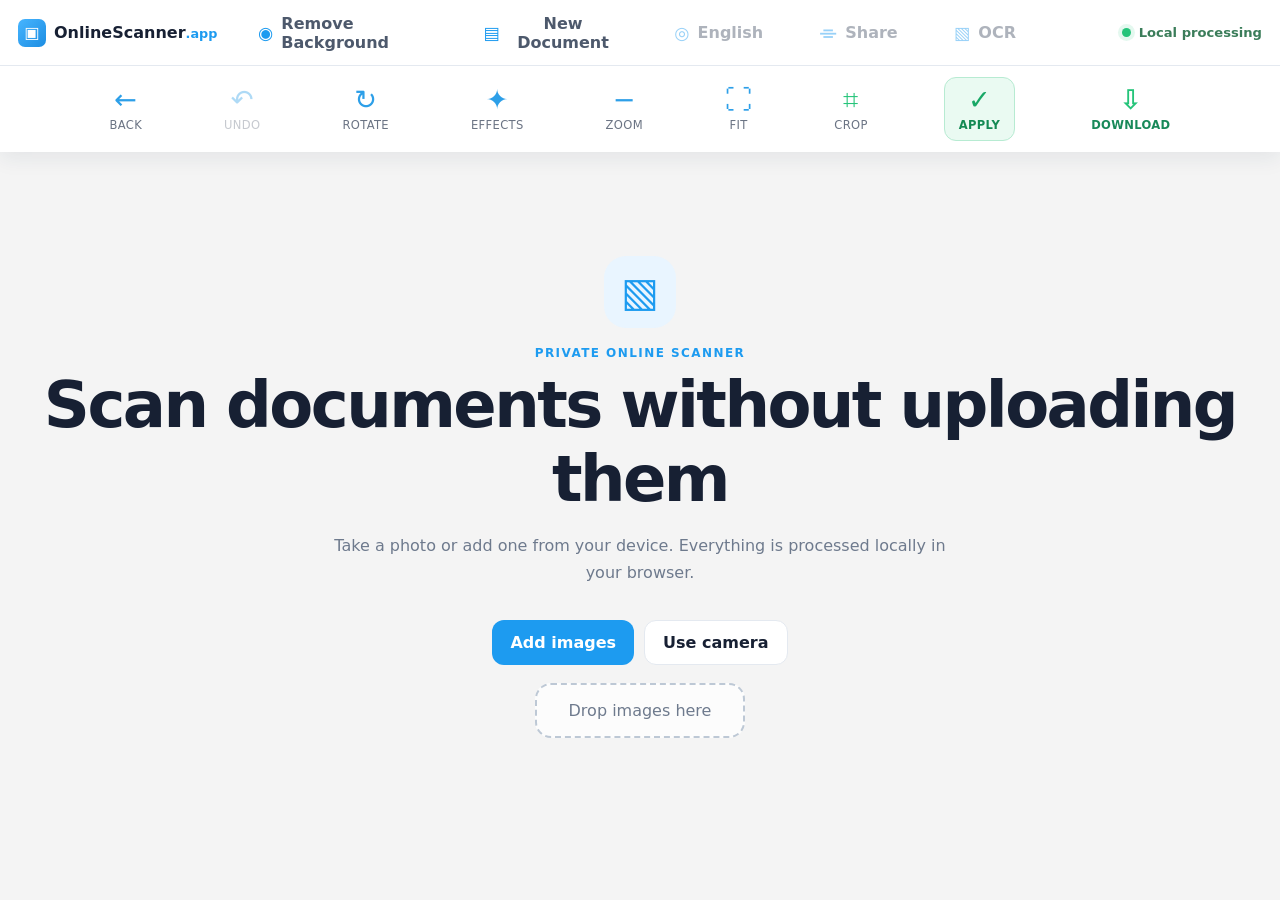
<file: index.html>
<!doctype html>
<html lang="en">
<head>
  <meta charset="utf-8">
  <meta name="viewport" content="width=device-width,initial-scale=1,viewport-fit=cover">
  <meta name="theme-color" content="#f7f9fc">
  <meta name="robots" content="noindex,nofollow,noarchive,nosnippet">
  <meta name="description" content="A private online document scanner that processes files locally in your browser.">
  <title>Private Online Scanner</title>
  <link rel="stylesheet" href="./assets/css/app.css">
</head>
<body>
  <div class="app-shell">
    <header class="topbar">
      <a class="brand" href="./" aria-label="Online Scanner home">
        <span class="brand-icon">▣</span>
        <span>OnlineScanner<span class="brand-dot">.app</span></span>
      </a>

      <nav class="top-actions" aria-label="Document actions">
        <a class="top-action tool-link" href="./background-remover.html"><span class="top-action-icon">◉</span><span>Remove Background</span></a>
        <button id="newDocumentButton" class="top-action" type="button">
          <span class="top-action-icon">▤</span><span>New Document</span>
        </button>
        <button class="top-action" type="button" disabled title="Coming later">
          <span class="top-action-icon">◎</span><span>English</span>
        </button>
        <button class="top-action" type="button" disabled title="Coming later">
          <span class="top-action-icon">⌯</span><span>Share</span>
        </button>
        <button class="top-action" type="button" disabled title="Coming later">
          <span class="top-action-icon">▧</span><span>OCR</span>
        </button>
      </nav>

      <div class="privacy-state">
        <span class="privacy-dot"></span>
        <span>Local processing</span>
      </div>
    </header>

    <section class="tool-strip" aria-label="Scanner toolbar">
      <button id="backButton" class="tool-button" type="button">
        <span class="tool-icon">←</span><span>Back</span>
      </button>
      <button id="undoButton" class="tool-button" type="button" disabled>
        <span class="tool-icon">↶</span><span>Undo</span>
      </button>
      <button id="rotateButton" class="tool-button" type="button">
        <span class="tool-icon">↻</span><span>Rotate</span>
      </button>
      <button id="adjustButton" class="tool-button" type="button">
        <span class="tool-icon">✦</span><span>Effects</span>
      </button>
      <button id="zoomOutButton" class="tool-button" type="button">
        <span class="tool-icon">−</span><span>Zoom</span>
      </button>
      <button id="fitButton" class="tool-button" type="button">
        <span class="tool-icon">⛶</span><span>Fit</span>
      </button>
      <button id="cropButton" class="tool-button active" type="button">
        <span class="tool-icon">⌗</span><span>Crop</span>
      </button>
      <button id="applyCropButton" class="tool-button commit-action" type="button">
        <span class="tool-icon">✓</span><span>Apply</span>
      </button>
      <button id="downloadButton" class="tool-button accent" type="button">
        <span class="tool-icon">⇩</span><span>Download</span>
      </button>
    </section>

    <main class="workspace">
      <section id="emptyState" class="empty-state">
        <div class="empty-icon">▧</div>
        <p class="eyebrow">PRIVATE ONLINE SCANNER</p>
        <h1>Scan documents without uploading them</h1>
        <p>Take a photo or add one from your device. Everything is processed locally in your browser.</p>
        <div class="empty-actions">
          <label class="primary-button">
            <input id="fileInput" type="file" accept="image/*" multiple hidden>
            Add images
          </label>
          <label class="secondary-button">
            <input id="cameraInput" type="file" accept="image/*" capture="environment" hidden>
            Use camera
          </label>
        </div>
        <div id="dropZone" class="drop-zone" tabindex="0">Drop images here</div>
      </section>

      <section id="editorStage" class="editor-stage hidden">
        <div class="stage-viewport" id="stageViewport">
          <canvas id="editorCanvas"></canvas>
          <div class="zoom-indicator" id="zoomIndicator">100%</div>

          <div id="nextActions" class="next-actions hidden" aria-label="Choose next action">
            <button id="nextCropButton" type="button">
              <span>⌗</span>
              <strong>Crop</strong>
            </button>
            <button id="nextEffectsButton" type="button">
              <span>✦</span>
              <strong>Effects</strong>
            </button>
            <button id="nextRotateButton" type="button">
              <span>↻</span>
              <strong>Rotate</strong>
            </button>
            <button id="nextDownloadButton" class="primary" type="button">
              <span>⇩</span>
              <strong>Download</strong>
            </button>
          </div>
        </div>

        <aside id="adjustPanel" class="adjust-panel hidden">
          <div class="panel-head">
            <div>
              <small>DOCUMENT EFFECTS</small>
              <h2>Effects</h2>
            </div>
            <button id="closeAdjustButton" type="button" aria-label="Close adjustments">×</button>
          </div>

          <div class="effects-grid" id="effectsGrid" role="group" aria-label="Document effects">
            <button class="effect-option active" type="button" data-effect="original">
              <span class="effect-preview effect-original"></span>
              <strong>Original</strong>
            </button>
            <button class="effect-option" type="button" data-effect="better">
              <span class="effect-preview effect-better"></span>
              <strong>Better</strong>
            </button>
            <button class="effect-option" type="button" data-effect="super">
              <span class="effect-preview effect-super"></span>
              <strong>Super</strong>
            </button>
            <button class="effect-option" type="button" data-effect="simple">
              <span class="effect-preview effect-simple"></span>
              <strong>Simple</strong>
            </button>
            <button class="effect-option" type="button" data-effect="bw">
              <span class="effect-preview effect-bw"></span>
              <strong>B &amp; W</strong>
            </button>
          </div>

          <label>
            Brightness
            <input id="brightnessRange" type="range" min="-50" max="50" value="0">
          </label>

          <label>
            Contrast
            <input id="contrastRange" type="range" min="-50" max="80" value="0">
          </label>

          <label>
            Sharpness
            <input id="sharpnessRange" type="range" min="0" max="3" step=".1" value="0">
          </label>

          <div class="panel-action-grid">
            <button id="resetAdjustButton" class="panel-button" type="button">Reset</button>
            <button id="applyAdjustButton" class="panel-button panel-button-primary" type="button">Apply effect</button>
          </div>
        </aside>
      </section>
    </main>

    <section id="pageRail" class="page-rail hidden">
      <button id="railToggle" class="rail-toggle" type="button" aria-label="Toggle page thumbnails">⌃</button>
      <div class="rail-inner">
        <button id="addPageButton" class="add-page-button" type="button">
          <span>＋</span>
          <small>Add page</small>
        </button>
        <div id="thumbnailList" class="thumbnail-list"></div>
      </div>
    </section>
  </div>

  <dialog id="exportDialog" class="export-dialog">
    <form method="dialog">
      <div class="dialog-head">
        <div>
          <small>EXPORT</small>
          <h2>Download scan</h2>
        </div>
        <button value="cancel" aria-label="Close">×</button>
      </div>

      <label>
        File type
        <select id="exportType">
          <option value="jpeg">JPG</option>
          <option value="png">PNG</option>
        </select>
      </label>

      <label>
        Quality
        <input id="exportQuality" type="range" min="60" max="100" value="92">
      </label>

      <div class="dialog-actions">
        <button value="cancel" class="secondary-button" type="submit">Cancel</button>
        <button id="confirmExportButton" class="primary-button" type="button">Download</button>
      </div>
    </form>
  </dialog>

  <script type="module" src="./assets/js/app.js?v=background-tools-v1"></script>
</body>
</html>
</file>
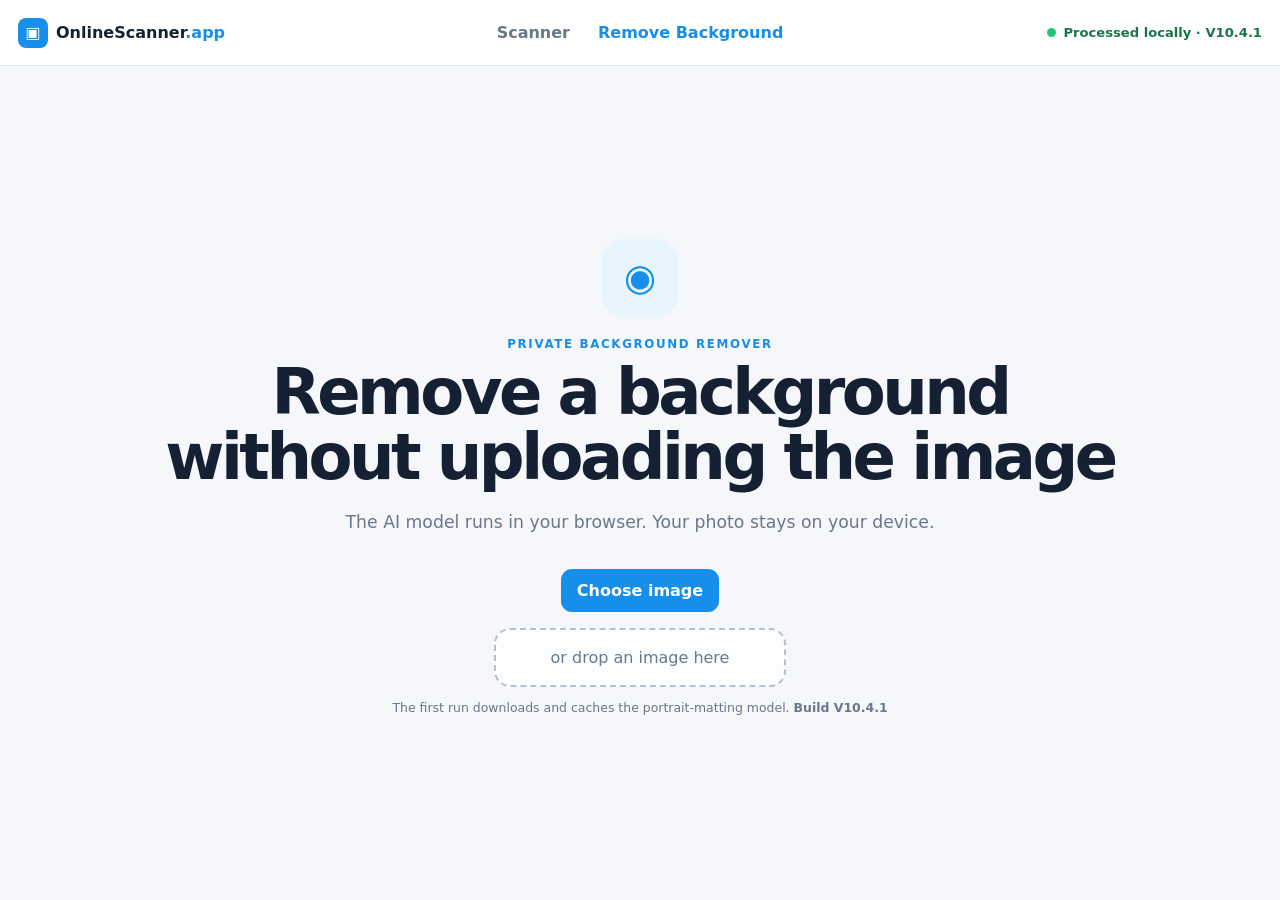
<file: background-remover.html>
<!doctype html>
<html lang="en">
<head>
  <meta charset="utf-8">
  <meta name="viewport" content="width=device-width,initial-scale=1,viewport-fit=cover">
  <meta name="robots" content="noindex,nofollow,noarchive,nosnippet">
  <meta name="description" content="Remove and replace image backgrounds privately in your browser.">
  <meta name="theme-color" content="#ffffff">
  <title>Private Background Remover</title>
  <link rel="stylesheet" href="./assets/css/background-remover-v2.css?v=10.4.1">
</head>
<body>
  <header class="app-header">
    <a class="brand" href="./">
      <span class="brand-mark">▣</span>
      <span>OnlineScanner<span class="brand-dot">.app</span></span>
    </a>
    <nav class="main-nav">
      <a href="./">Scanner</a>
      <a class="active" href="./background-remover.html">Remove Background</a>
    </nav>
    <div class="privacy"><span></span>Processed locally · V10.4.1</div>
  </header>

  <main>
    <section id="welcomeView" class="welcome">
      <div class="welcome-icon">◉</div>
      <p class="eyebrow">PRIVATE BACKGROUND REMOVER</p>
      <h1>Remove a background without uploading the image</h1>
      <p class="intro">The AI model runs in your browser. Your photo stays on your device.</p>
      <label class="primary-button upload-button">
        <input id="imageInput" type="file" accept="image/jpeg,image/png,image/webp" hidden>
        Choose image
      </label>
      <div id="dropZone" class="drop-zone" tabindex="0">or drop an image here</div>
      <p class="first-run">The first run downloads and caches the portrait-matting model. <strong>Build V10.4.1</strong></p>
    </section>

    <section id="workspaceView" class="workspace hidden">
      <div class="workspace-bar">
        <button id="newImageButton" class="plain-button" type="button">＋ New image</button>
        <div class="progress-area">
          <span id="statusText">Image ready</span>
          <progress id="modelProgress" class="hidden" max="100" value="0"></progress>
        </div>
        <div class="workspace-actions">
          <button id="compareButton" class="plain-button" type="button" disabled>Hold to compare</button>
          <button id="downloadButton" class="download-button" type="button" disabled>Download</button>
        </div>
      </div>

      <div class="editor-shell">
        <section class="canvas-section">
          <div id="canvasViewport" class="canvas-viewport checkerboard">
            <canvas id="resultCanvas"></canvas>
            <div id="brushCursor" class="brush-cursor hidden"></div>
            <div id="processingCover" class="processing-cover hidden">
              <div class="spinner"></div>
              <strong id="processingText">Removing background…</strong>
              <span>This happens only on your device.</span>
            </div>
          </div>

          <div class="primary-actions">
            <button id="removeButton" class="primary-button" type="button">Remove background</button>
            <button id="undoButton" class="secondary-button" type="button" disabled>Undo</button>
            <button id="redoButton" class="secondary-button" type="button" disabled>Redo</button>
          </div>
        </section>

        <aside class="side-panel">
          <section class="panel-card">
            <div class="panel-heading">
              <div>
                <small>BACKGROUND</small>
                <h2>Choose a background</h2>
              </div>
            </div>
            <div class="background-grid">
              <button class="background-choice active" data-background="transparent" type="button">
                <span class="swatch transparent"></span><strong>Transparent</strong>
              </button>
              <button class="background-choice" data-background="white" type="button">
                <span class="swatch white"></span><strong>White</strong>
              </button>
              <button class="background-choice" data-background="black" type="button">
                <span class="swatch black"></span><strong>Black</strong>
              </button>
              <button class="background-choice" data-background="colour" type="button">
                <span class="swatch rainbow"></span><strong>Colour</strong>
              </button>
              <button class="background-choice" data-background="image" type="button">
                <span class="swatch image">▧</span><strong>Image</strong>
              </button>
              <button class="background-choice" data-background="blur" type="button">
                <span class="swatch image">◌</span><strong>Blur</strong>
              </button>
            </div>

            <label id="colourField" class="field hidden">
              Background colour
              <input id="backgroundColour" type="color" value="#f0f2f5">
            </label>
            <label id="backgroundImageField" class="file-field hidden">
              <input id="backgroundImageInput" type="file" accept="image/*" hidden>
              Choose a background image
            </label>
            <label id="blurField" class="field hidden">
              Blur
              <input id="blurAmount" type="range" min="2" max="35" value="14">
            </label>
          </section>

          <section class="panel-card">
            <div class="panel-heading">
              <div>
                <small>PROCESSING</small>
                <h2>Choose speed</h2>
              </div>
            </div>
            <div class="mode-buttons quality-modes">
              <button class="mode-button active" data-quality-mode="fast" type="button">Fast</button>
              <button class="mode-button" data-quality-mode="quality" type="button">Quality</button>
            </div>
            <p class="control-help">Fast uses the lightweight portrait model. Quality uses MVANet and takes longer.</p>
          </section>

          <section class="panel-card">
            <div class="panel-heading">
              <div>
                <small>EXTRACTION</small>
                <h2>Choose what to keep</h2>
              </div>
            </div>
            <div class="mode-buttons extraction-modes">
              <button id="personOnlyButton" class="mode-button active" data-subject-mode="person" type="button">Person only</button>
              <button id="smartSubjectButton" class="mode-button" data-subject-mode="smart" type="button">Person + support</button>
            </div>
            <p class="control-help">V10.4 uses the 6.63 MB quantized MODNet model for true Fast mode and enables multithreaded WASM when the browser supports cross-origin isolation.</p>
          </section>

          <section class="panel-card">
            <div class="panel-heading">
              <div>
                <small>REFINE</small>
                <h2>Fix the edges</h2>
              </div>
            </div>
            <div class="mode-buttons">
              <button id="moveModeButton" class="mode-button active" data-mode="move" type="button">Move</button>
              <button id="eraseModeButton" class="mode-button" data-mode="erase" type="button">Erase</button>
              <button id="restoreModeButton" class="mode-button" data-mode="restore" type="button">Restore</button>
            </div>
            <label class="field">
              Brush size
              <input id="brushSize" type="range" min="8" max="140" value="45">
            </label>
            <label class="field">
              Edge softness
              <input id="edgeSoftness" type="range" min="0" max="14" value="2">
            </label>
            <label class="field">
              Edge cleanup
              <input id="edgeCleanup" type="range" min="-12" max="12" value="0">
            </label>
          </section>

          <section class="panel-card compact">
            <div class="panel-heading">
              <div>
                <small>SUBJECT</small>
                <h2>Position and size</h2>
              </div>
              <button id="resetSubjectButton" class="text-button" type="button">Reset</button>
            </div>
            <label class="field">
              Size
              <input id="subjectScale" type="range" min="45" max="160" value="100">
            </label>
          </section>

          <section class="privacy-card">
            <strong>No image upload</strong>
            <span>The photo and edit history exist only in this browser tab.</span>
          </section>
        </aside>
      </div>
    </section>
  </main>

  <dialog id="downloadDialog" class="download-dialog">
    <form method="dialog">
      <div class="dialog-heading">
        <div><small>EXPORT</small><h2>Download image</h2></div>
        <button value="cancel" aria-label="Close">×</button>
      </div>
      <label class="field">
        Format
        <select id="exportFormat">
          <option value="png">PNG — supports transparency</option>
          <option value="jpeg">JPG — smaller file</option>
          <option value="webp">WEBP — modern format</option>
        </select>
      </label>
      <label class="field">
        Quality
        <input id="exportQuality" type="range" min="60" max="100" value="94">
      </label>
      <div class="dialog-actions">
        <button value="cancel" class="secondary-button">Cancel</button>
        <button id="confirmDownloadButton" type="button" class="primary-button">Download</button>
      </div>
    </form>
  </dialog>

  <dialog id="errorDialog" class="error-dialog">
    <form method="dialog">
      <h2>Could not complete the edit</h2>
      <p id="errorMessage"></p>
      <button class="primary-button">Close</button>
    </form>
  </dialog>

  <script type="module" src="./assets/js/background/app-v2.js?v=10.4.1"></script>
</body>
</html>
</file>
<file: assets/css/app.css>
:root{
  --bg:#f5f7fb;
  --surface:#ffffff;
  --surface-soft:#f9fbfd;
  --line:#e4e9f0;
  --text:#172033;
  --muted:#6e7a8d;
  --blue:#1d9bf0;
  --blue-dark:#1679c2;
  --green:#25c47a;
  --shadow:0 12px 36px rgba(32,43,65,.10);
  font-family:Inter,ui-sans-serif,system-ui,-apple-system,BlinkMacSystemFont,"Segoe UI",sans-serif;
}
*{box-sizing:border-box}
html,body{margin:0;min-height:100%;background:var(--bg);color:var(--text)}
button,input,select{font:inherit}
button{cursor:pointer}
.app-shell{min-height:100vh;display:grid;grid-template-rows:auto auto 1fr auto}
.topbar{height:66px;background:#fff;border-bottom:1px solid var(--line);display:grid;grid-template-columns:240px 1fr 240px;align-items:center;padding:0 18px;position:sticky;top:0;z-index:40}
.brand{display:flex;align-items:center;gap:8px;text-decoration:none;color:var(--text);font-weight:800}
.brand-icon{display:grid;place-items:center;width:28px;height:28px;border-radius:7px;background:linear-gradient(135deg,#47b5ff,#1c8de2);color:#fff}
.brand-dot{color:var(--blue);font-size:.8em}
.top-actions{display:flex;justify-content:center;gap:44px}
.top-action{border:0;background:transparent;display:flex;align-items:center;gap:8px;color:#4d596c;font-weight:700}
.top-action:disabled{opacity:.45;cursor:not-allowed}
.top-action-icon{font-size:1.1rem;color:var(--blue)}
.privacy-state{justify-self:end;display:flex;align-items:center;gap:8px;font-size:.82rem;color:#3b7d5a;font-weight:700}
.privacy-dot{width:9px;height:9px;border-radius:999px;background:var(--green);box-shadow:0 0 0 4px rgba(37,196,122,.12)}
.tool-strip{height:86px;background:#fff;box-shadow:0 6px 20px rgba(30,45,72,.08);display:flex;align-items:center;justify-content:center;gap:70px;position:sticky;top:66px;z-index:35}
.tool-button{border:0;background:transparent;display:grid;justify-items:center;gap:5px;color:#6b7484;font-size:.72rem;text-transform:uppercase;letter-spacing:.03em}
.tool-icon{font-size:1.7rem;color:#2d9fe8;line-height:1}
.tool-button.active .tool-icon,.tool-button.accent .tool-icon{color:var(--green)}
.tool-button.accent{color:#188959;font-weight:800}
.workspace{min-height:calc(100vh - 210px);position:relative;overflow:hidden;background:#f4f4f4}
.empty-state{min-height:calc(100vh - 210px);display:grid;place-items:center;align-content:center;text-align:center;padding:40px 20px}
.empty-icon{width:72px;height:72px;border-radius:22px;background:#e9f5ff;color:var(--blue);display:grid;place-items:center;font-size:2.5rem}
.eyebrow{margin:18px 0 8px;font-size:.75rem;letter-spacing:.12em;color:var(--blue);font-weight:800}
.empty-state h1{margin:0;font-size:clamp(2rem,5vw,4rem);letter-spacing:-.04em}
.empty-state>p:not(.eyebrow){max-width:650px;color:var(--muted);line-height:1.7}
.empty-actions{display:flex;gap:10px;margin-top:18px}
.primary-button,.secondary-button{border-radius:12px;padding:12px 18px;font-weight:800;border:0;display:inline-flex;justify-content:center;align-items:center}
.primary-button{background:var(--blue);color:#fff}
.secondary-button{background:#fff;color:var(--text);border:1px solid var(--line)}
.drop-zone{margin-top:18px;padding:16px 32px;border:2px dashed #bdc8d5;border-radius:16px;color:var(--muted);background:rgba(255,255,255,.7)}
.drop-zone.dragover{border-color:var(--blue);background:#eaf6ff}
.editor-stage{height:calc(100vh - 210px);position:relative;overflow:hidden}
.stage-viewport{position:absolute;inset:0;overflow:hidden;touch-action:none;cursor:grab;background:
  radial-gradient(circle at center,rgba(255,255,255,.8),rgba(247,247,247,.95)),
  linear-gradient(45deg,#f4f4f4 25%,transparent 25%,transparent 75%,#f4f4f4 75%),linear-gradient(45deg,#f4f4f4 25%,#fff 25%,#fff 75%,#f4f4f4 75%);
background-size:auto,30px 30px,30px 30px;background-position:0 0,0 0,15px 15px}
.stage-viewport.dragging{cursor:grabbing}
#editorCanvas{position:absolute;left:50%;top:50%;transform-origin:center center;display:block;box-shadow:0 8px 24px rgba(0,0,0,.18)}
.zoom-indicator{position:absolute;right:18px;bottom:18px;padding:8px 10px;border-radius:9px;background:rgba(24,32,47,.85);color:#fff;font-size:.78rem}
.adjust-panel{position:absolute;right:18px;top:18px;width:300px;background:rgba(255,255,255,.97);backdrop-filter:blur(16px);border:1px solid var(--line);border-radius:18px;box-shadow:var(--shadow);padding:16px;z-index:25}
.panel-head{display:flex;align-items:flex-start;justify-content:space-between;margin-bottom:16px}
.panel-head small{font-size:.7rem;color:var(--blue);font-weight:800;letter-spacing:.1em}
.panel-head h2{margin:3px 0 0}
.panel-head button{border:0;background:#edf1f6;width:32px;height:32px;border-radius:9px}
.adjust-panel label{display:grid;gap:7px;margin:14px 0;font-size:.85rem;font-weight:700}
.adjust-panel select{padding:10px;border:1px solid var(--line);border-radius:10px;background:#fff}
.panel-button{width:100%;border:1px solid var(--line);background:#fff;border-radius:10px;padding:10px;font-weight:700}
.page-rail{height:124px;background:#fff;border-top:1px solid var(--line);position:relative;z-index:32}
.rail-toggle{position:absolute;left:50%;top:-29px;transform:translateX(-50%);width:54px;height:30px;border:1px solid var(--line);border-bottom:0;border-radius:10px 10px 0 0;background:#fff;color:#667285}
.rail-inner{height:100%;display:flex;align-items:center;gap:14px;padding:12px 20px;overflow:auto}
.add-page-button{width:84px;min-width:84px;height:88px;border:1px dashed #aeb9c8;background:#f9fbfd;border-radius:12px;color:#526174;display:grid;place-items:center;align-content:center;gap:4px}
.add-page-button span{font-size:1.6rem;color:var(--blue)}
.thumbnail-list{display:flex;gap:12px}
.thumbnail-card{position:relative;width:84px;height:88px;border:2px solid transparent;border-radius:12px;background:#f1f4f8;padding:4px;display:grid;place-items:center;cursor:pointer}
.thumbnail-card.active{border-color:var(--blue);box-shadow:0 0 0 3px rgba(29,155,240,.12)}
.thumbnail-card img{max-width:100%;max-height:100%;object-fit:contain;border-radius:7px}
.thumbnail-index{position:absolute;left:5px;bottom:5px;background:rgba(0,0,0,.7);color:#fff;border-radius:6px;padding:2px 5px;font-size:.68rem}
.thumbnail-remove{position:absolute;right:-6px;top:-6px;border:0;background:#fff;color:#b42318;border-radius:999px;width:22px;height:22px;box-shadow:0 3px 10px rgba(0,0,0,.18)}
.hidden{display:none!important}
.export-dialog{border:0;border-radius:20px;padding:0;box-shadow:0 28px 80px rgba(0,0,0,.24)}
.export-dialog::backdrop{background:rgba(19,26,39,.55);backdrop-filter:blur(4px)}
.export-dialog form{width:min(420px,calc(100vw - 30px));padding:20px}
.dialog-head{display:flex;align-items:flex-start;justify-content:space-between}
.dialog-head small{font-size:.7rem;letter-spacing:.1em;color:var(--blue);font-weight:800}
.dialog-head h2{margin:4px 0 18px}
.dialog-head button{border:0;background:#edf1f6;width:34px;height:34px;border-radius:9px}
.export-dialog label{display:grid;gap:7px;margin:14px 0;font-weight:700;font-size:.9rem}
.export-dialog select{padding:10px;border:1px solid var(--line);border-radius:10px}
.dialog-actions{display:flex;justify-content:flex-end;gap:10px;margin-top:20px}
@media(max-width:900px){
  .topbar{grid-template-columns:1fr auto}
  .top-actions{display:none}
  .privacy-state{display:none}
  .tool-strip{gap:18px;justify-content:space-around;padding:0 8px}
  .tool-button span:last-child{font-size:.62rem}
}
@media(max-width:640px){
  .topbar{height:58px}
  .tool-strip{top:58px;height:72px}
  .tool-button{font-size:.58rem}
  .tool-icon{font-size:1.35rem}
  .editor-stage{height:calc(100vh - 254px)}
  .adjust-panel{left:10px;right:10px;bottom:10px;top:auto;width:auto}
  .page-rail{height:124px}
}

.tool-button.commit-action{
  padding:8px 14px;
  border-radius:12px;
  background:#eafaf2;
  border:1px solid #b7ebd2;
  color:#148a54;
  font-weight:800;
}
.tool-button.commit-action .tool-icon{color:#18a866}
.tool-button:disabled{opacity:.38;cursor:not-allowed}
.panel-action-grid{display:grid;grid-template-columns:90px 1fr;gap:10px;margin-top:16px}
.panel-button-primary{background:var(--blue);color:#fff;border-color:var(--blue)}
.pending-edit-badge{
  position:absolute;left:18px;bottom:18px;padding:8px 11px;border-radius:10px;
  background:rgba(255,255,255,.92);border:1px solid var(--line);box-shadow:var(--shadow);
  color:#7a4d00;font-size:.76rem;font-weight:800;z-index:10
}

.effects-grid{
  display:grid;
  grid-template-columns:repeat(5,minmax(0,1fr));
  gap:8px;
  margin:4px 0 16px;
}
.effect-option{
  border:1px solid var(--line);
  background:#fff;
  border-radius:12px;
  padding:8px 5px 7px;
  display:grid;
  justify-items:center;
  gap:6px;
  min-width:0;
  color:#526174;
  font-size:.72rem;
  font-weight:800;
}
.effect-option:hover{
  border-color:#8ccbf3;
  background:#f4fbff;
}
.effect-option.active{
  border-color:var(--blue);
  box-shadow:0 0 0 3px rgba(29,155,240,.13);
  color:var(--blue-dark);
  background:#f4fbff;
}
.effect-preview{
  width:100%;
  aspect-ratio:1.35;
  border-radius:7px;
  border:1px solid rgba(20,35,55,.12);
  background:
    linear-gradient(135deg,rgba(255,255,255,.28),transparent 45%),
    linear-gradient(180deg,#c8d7e8 0 28%,#f6f2df 28% 100%);
  position:relative;
  overflow:hidden;
}
.effect-preview::before,
.effect-preview::after{
  content:"";
  position:absolute;
  left:16%;
  right:16%;
  height:3px;
  border-radius:4px;
  background:rgba(30,45,68,.5);
}
.effect-preview::before{top:42%;box-shadow:0 8px 0 rgba(30,45,68,.38),0 16px 0 rgba(30,45,68,.28)}
.effect-preview::after{width:20%;height:20%;left:68%;right:auto;top:8%;border-radius:3px;background:#6785a7}
.effect-better{filter:brightness(1.08) contrast(1.12) saturate(1.08)}
.effect-super{filter:brightness(1.13) contrast(1.35) saturate(.92)}
.effect-simple{filter:grayscale(.72) brightness(1.1) contrast(1.15)}
.effect-bw{filter:grayscale(1) contrast(2.1)}
@media(max-width:640px){
  .effects-grid{
    grid-template-columns:repeat(5,72px);
    overflow-x:auto;
    padding-bottom:4px;
  }
}

.next-actions{
  position:absolute;
  left:50%;
  bottom:22px;
  transform:translateX(-50%);
  z-index:20;
  display:flex;
  gap:8px;
  padding:8px;
  border:1px solid rgba(216,224,235,.95);
  border-radius:16px;
  background:rgba(255,255,255,.94);
  backdrop-filter:blur(14px);
  box-shadow:0 14px 38px rgba(30,43,67,.16);
}
.next-actions button{
  min-width:86px;
  border:0;
  border-radius:11px;
  background:#f4f7fb;
  color:#425067;
  padding:10px 12px;
  display:grid;
  justify-items:center;
  gap:4px;
}
.next-actions button span{font-size:1.25rem;color:var(--blue)}
.next-actions button strong{font-size:.76rem}
.next-actions button.primary{
  background:var(--blue);
  color:#fff;
}
.next-actions button.primary span{color:#fff}
.stage-viewport.view-mode{cursor:default}
.stage-viewport.view-mode #editorCanvas{box-shadow:0 10px 30px rgba(0,0,0,.16)}
@media(max-width:640px){
  .next-actions{
    left:10px;
    right:10px;
    bottom:10px;
    transform:none;
    display:grid;
    grid-template-columns:repeat(4,1fr);
  }
  .next-actions button{min-width:0;padding:9px 4px}
}

.tool-link{text-decoration:none}
</file>
<file: assets/css/background-remover-v2.css>
:root{
  --bg:#f5f7fb;--surface:#fff;--surface-soft:#f8fafc;--line:#e1e7ef;
  --text:#162033;--muted:#6b778b;--blue:#168eea;--blue-dark:#0d72bd;
  --green:#18a765;--danger:#d13c4b;--shadow:0 18px 55px rgba(25,39,65,.12);
  font-family:Inter,ui-sans-serif,system-ui,-apple-system,BlinkMacSystemFont,"Segoe UI",sans-serif
}
*{box-sizing:border-box}html,body{margin:0;min-height:100%;background:var(--bg);color:var(--text)}
button,input,select{font:inherit}button{cursor:pointer}.hidden{display:none!important}
.app-header{height:66px;background:#fff;border-bottom:1px solid var(--line);display:grid;grid-template-columns:250px 1fr 250px;align-items:center;padding:0 18px;position:sticky;top:0;z-index:50}
.brand{display:flex;align-items:center;gap:8px;text-decoration:none;color:var(--text);font-weight:900}.brand-mark{display:grid;place-items:center;width:30px;height:30px;border-radius:8px;background:var(--blue);color:#fff}.brand-dot{color:var(--blue)}
.main-nav{display:flex;justify-content:center;gap:28px}.main-nav a{text-decoration:none;color:var(--muted);font-weight:800}.main-nav a.active{color:var(--blue)}
.privacy{justify-self:end;color:#18764a;font-size:.82rem;font-weight:800}.privacy span{display:inline-block;width:9px;height:9px;border-radius:50%;background:#22c77b;margin-right:7px}
.welcome{min-height:calc(100vh - 66px);display:grid;justify-items:center;align-content:center;text-align:center;padding:36px 20px}.welcome-icon{width:78px;height:78px;border-radius:25px;background:#e8f5ff;color:var(--blue);display:grid;place-items:center;font-size:2.3rem}
.eyebrow{font-size:.74rem;letter-spacing:.14em;color:var(--blue);font-weight:900;margin:20px 0 9px}.welcome h1{font-size:clamp(2.2rem,5vw,4.8rem);letter-spacing:-.055em;line-height:1.02;max-width:960px;margin:0}.intro{max-width:680px;color:var(--muted);font-size:1.08rem;line-height:1.65}
.primary-button,.secondary-button,.plain-button,.download-button{border:0;border-radius:11px;padding:12px 16px;font-weight:850;display:inline-flex;align-items:center;justify-content:center}.primary-button{background:var(--blue);color:#fff}.primary-button:hover{background:var(--blue-dark)}.secondary-button,.plain-button{background:#fff;border:1px solid var(--line);color:var(--text)}.download-button{background:var(--green);color:#fff}.primary-button:disabled,.secondary-button:disabled,.plain-button:disabled,.download-button:disabled{opacity:.42;cursor:not-allowed}
.upload-button{margin:16px 0}.drop-zone{border:2px dashed #b5c1d0;border-radius:16px;padding:18px 55px;color:var(--muted);background:rgba(255,255,255,.7);cursor:pointer}.drop-zone.dragover{border-color:var(--blue);background:#eaf6ff}.first-run{font-size:.78rem;color:var(--muted)}
.workspace{min-height:calc(100vh - 66px)}.workspace-bar{height:64px;background:#fff;border-bottom:1px solid var(--line);display:flex;align-items:center;justify-content:space-between;padding:0 18px;gap:16px;position:sticky;top:66px;z-index:40}.workspace-actions{display:flex;gap:8px}.progress-area{display:flex;align-items:center;gap:10px;color:var(--muted);font-size:.84rem}progress{width:190px}
.editor-shell{display:grid;grid-template-columns:minmax(0,1fr) 320px;gap:16px;padding:16px;min-height:calc(100vh - 130px)}.canvas-section{display:grid;grid-template-rows:minmax(0,1fr) auto;gap:12px}.canvas-viewport{position:relative;min-height:570px;border:1px solid var(--line);border-radius:20px;display:grid;place-items:center;overflow:hidden;touch-action:none;background-color:#fff}.checkerboard{background-image:linear-gradient(45deg,#e9edf2 25%,transparent 25%),linear-gradient(-45deg,#e9edf2 25%,transparent 25%),linear-gradient(45deg,transparent 75%,#e9edf2 75%),linear-gradient(-45deg,transparent 75%,#e9edf2 75%);background-size:24px 24px;background-position:0 0,0 12px,12px -12px,-12px 0}
#resultCanvas{display:block;max-width:calc(100% - 32px);max-height:calc(100vh - 235px);box-shadow:0 10px 32px rgba(20,33,54,.2);touch-action:none}.primary-actions{display:flex;justify-content:center;gap:9px}
.side-panel{display:grid;align-content:start;gap:12px}.panel-card,.privacy-card{background:#fff;border:1px solid var(--line);border-radius:17px;padding:15px;box-shadow:var(--shadow)}.panel-card.compact{padding-bottom:13px}.panel-heading{display:flex;justify-content:space-between;align-items:start;margin-bottom:13px}.panel-heading small,.dialog-heading small{font-size:.67rem;letter-spacing:.12em;color:var(--blue);font-weight:900}.panel-heading h2,.dialog-heading h2{margin:3px 0 0;font-size:1.02rem}.text-button{border:0;background:transparent;color:var(--blue);font-size:.78rem;font-weight:850}
.background-grid{display:grid;grid-template-columns:repeat(3,1fr);gap:7px}.background-choice{border:1px solid var(--line);background:var(--surface-soft);border-radius:11px;padding:8px 4px;display:grid;justify-items:center;gap:5px;color:#526076;font-size:.7rem}.background-choice.active{border-color:var(--blue);box-shadow:0 0 0 3px rgba(22,142,234,.12);color:var(--blue-dark);background:#f1f9ff}.swatch{width:31px;height:26px;border-radius:7px;border:1px solid #cbd4e0;display:grid;place-items:center}.swatch.transparent{background-image:linear-gradient(45deg,#d6dbe2 25%,transparent 25%),linear-gradient(-45deg,#d6dbe2 25%,transparent 25%),linear-gradient(45deg,transparent 75%,#d6dbe2 75%),linear-gradient(-45deg,transparent 75%,#d6dbe2 75%);background-size:10px 10px;background-position:0 0,0 5px,5px -5px,-5px 0}.swatch.white{background:#fff}.swatch.black{background:#111}.swatch.rainbow{background:linear-gradient(135deg,#fc5c65,#fed330,#26de81,#45aaf2,#a55eea)}.swatch.image{background:#eaf3fa;color:#4e7390}
.field{display:grid;gap:7px;margin-top:13px;font-size:.79rem;font-weight:800;color:#46536a}.field input[type=range],.field input[type=color],.field select{width:100%}.field input[type=color]{height:38px;border:1px solid var(--line);border-radius:9px;background:#fff}.file-field{display:block;margin-top:13px;border:1px dashed #aeb9c8;border-radius:10px;padding:11px;text-align:center;color:var(--blue);font-size:.8rem;font-weight:850;cursor:pointer}
.mode-buttons{display:grid;grid-template-columns:repeat(3,1fr);gap:7px}.mode-button{border:1px solid var(--line);background:#f6f8fb;border-radius:9px;padding:9px 5px;color:#536176;font-size:.76rem;font-weight:850}.mode-button.active{background:#eaf6ff;border-color:#83c9f4;color:var(--blue-dark)}
.privacy-card{background:#ecfaf3;border-color:#bce9d2;display:grid;gap:5px}.privacy-card strong{color:#167548}.privacy-card span{color:#4f6f5f;font-size:.78rem;line-height:1.45}
.processing-cover{position:absolute;inset:0;background:rgba(247,250,253,.88);backdrop-filter:blur(5px);display:grid;place-items:center;align-content:center;gap:8px;text-align:center}.processing-cover span{color:var(--muted);font-size:.8rem}.spinner{width:42px;height:42px;border:4px solid #d8eafb;border-top-color:var(--blue);border-radius:50%;animation:spin .9s linear infinite}@keyframes spin{to{transform:rotate(360deg)}}
.brush-cursor{position:fixed;pointer-events:none;border:2px solid #fff;box-shadow:0 0 0 1px rgba(0,0,0,.75);border-radius:50%;z-index:100;transform:translate(-50%,-50%)}
.download-dialog,.error-dialog{border:0;border-radius:19px;padding:0;box-shadow:0 30px 90px rgba(0,0,0,.25)}.download-dialog::backdrop,.error-dialog::backdrop{background:rgba(15,23,42,.58);backdrop-filter:blur(4px)}.download-dialog form,.error-dialog form{width:min(430px,calc(100vw - 28px));padding:20px}.dialog-heading{display:flex;justify-content:space-between;align-items:start}.dialog-heading button{border:0;background:#edf1f6;border-radius:9px;width:34px;height:34px}.dialog-actions{display:flex;justify-content:flex-end;gap:9px;margin-top:18px}
@media(max-width:950px){.app-header{grid-template-columns:1fr auto}.main-nav{display:none}.privacy{display:none}.editor-shell{grid-template-columns:1fr}.side-panel{grid-template-columns:repeat(2,1fr)}.canvas-viewport{min-height:480px}}
@media(max-width:640px){.app-header{height:58px}.workspace-bar{top:58px;height:auto;min-height:60px;flex-wrap:wrap;padding:8px}.progress-area{order:3;width:100%;justify-content:center}.editor-shell{padding:8px}.canvas-viewport{min-height:410px;border-radius:15px}.side-panel{grid-template-columns:1fr}.background-grid{grid-template-columns:repeat(3,1fr)}#resultCanvas{max-width:calc(100% - 14px);max-height:55vh}.primary-actions{display:grid;grid-template-columns:1fr 1fr}.primary-actions .primary-button{grid-column:1/-1}}

.extraction-modes{grid-template-columns:1fr 1fr}
.control-help{margin:10px 0 0;color:var(--muted);font-size:.74rem;line-height:1.45}

.quality-modes{grid-template-columns:1fr 1fr}
</file>
